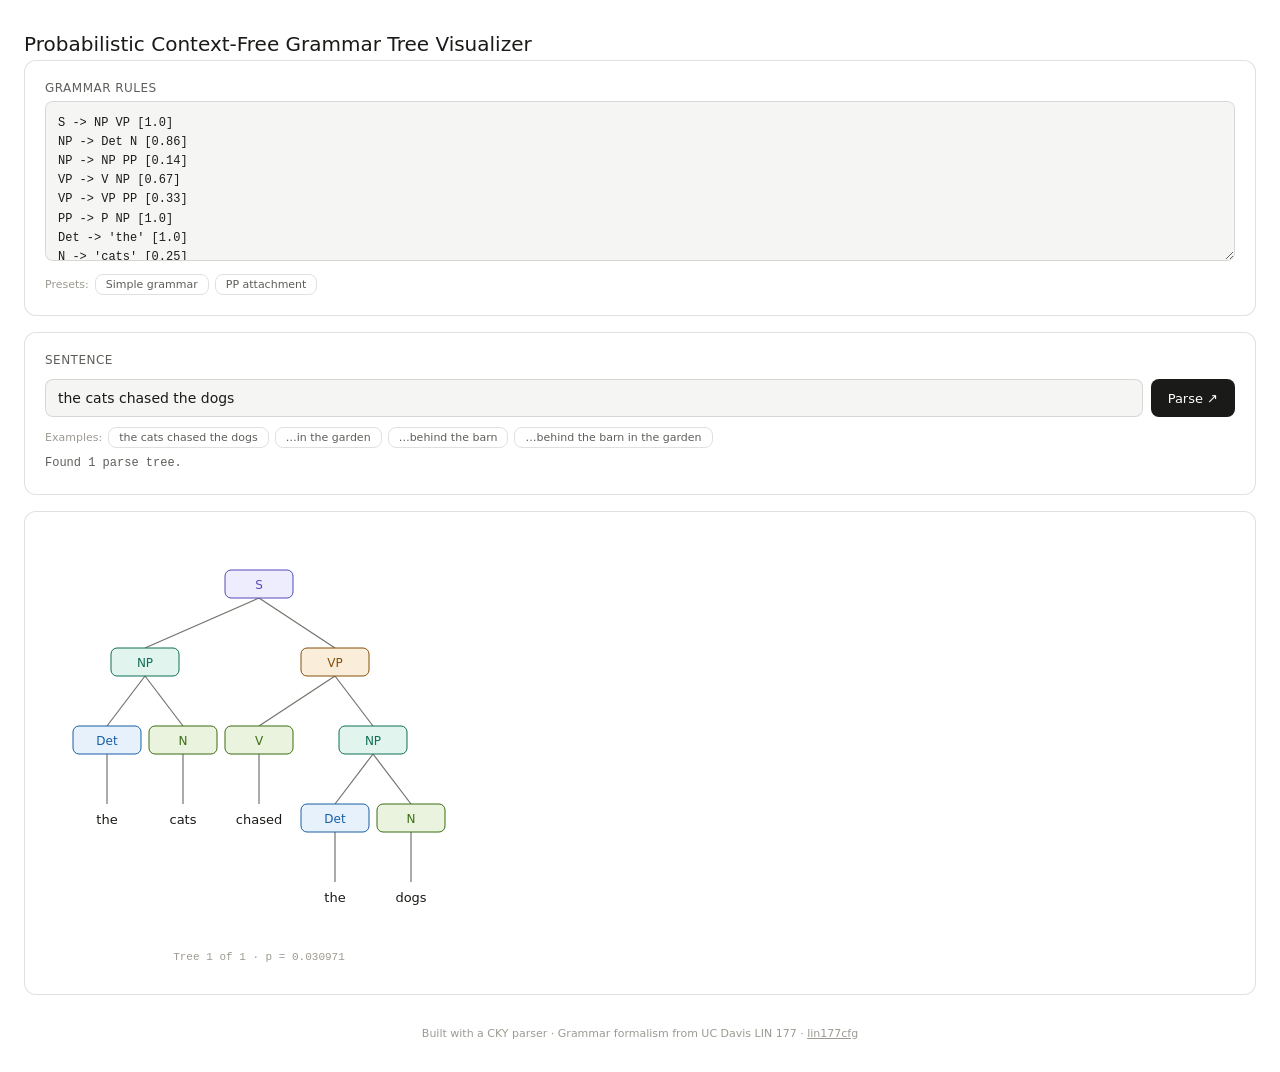
<file: pcfg-visualizer.html>
<!DOCTYPE html>
<html lang="en">
<head>
<meta charset="UTF-8">
<meta name="viewport" content="width=device-width, initial-scale=1.0">
<title>Probabilistic Context-Free Grammar Tree Visualizer</title>
<style>
  *, *::before, *::after { box-sizing: border-box; margin: 0; padding: 0; }

  :root {
    --bg: #ffffff;
    --bg2: #f5f5f3;
    --bg3: #ebebea;
    --text: #1a1a18;
    --text2: #5f5e5a;
    --text3: #9c9a92;
    --border: rgba(0,0,0,0.12);
    --border2: rgba(0,0,0,0.2);
    --radius: 8px;
    --radius-lg: 12px;
    --font: system-ui, -apple-system, sans-serif;
    --mono: ui-monospace, "SF Mono", "Cascadia Code", monospace;
  }
  @media (prefers-color-scheme: dark) {
    :root {
      --bg: #1e1e1c;
      --bg2: #27271f;
      --bg3: #2f2f2a;
      --text: #e8e6dc;
      --text2: #b0ae9f;
      --text3: #737068;
      --border: rgba(255,255,255,0.1);
      --border2: rgba(255,255,255,0.18);
    }
  }

  body {
    font-family: var(--font);
    background: var(--bg);
    color: var(--text);
    min-height: 100vh;
    padding: 2rem 1.5rem;
  }

  h1 {
    font-size: 1.25rem;
    font-weight: 500;
    margin-bottom: 0.25rem;
  }
  .subtitle {
    font-size: 0.8rem;
    color: var(--text3);
    margin-bottom: 1.5rem;
  }

  .card {
    background: var(--bg);
    border: 0.5px solid var(--border);
    border-radius: var(--radius-lg);
    padding: 1.25rem;
    margin-bottom: 1rem;
  }

  label {
    display: block;
    font-size: 0.75rem;
    color: var(--text2);
    margin-bottom: 0.35rem;
    font-weight: 500;
    text-transform: uppercase;
    letter-spacing: 0.04em;
  }

  textarea {
    width: 100%;
    min-height: 160px;
    font-family: var(--mono);
    font-size: 12px;
    line-height: 1.6;
    background: var(--bg2);
    color: var(--text);
    border: 0.5px solid var(--border);
    border-radius: var(--radius);
    padding: 0.75rem;
    resize: vertical;
    outline: none;
    transition: border-color 0.15s;
  }
  textarea:focus { border-color: var(--border2); }

  input[type="text"] {
    width: 100%;
    font-family: var(--font);
    font-size: 14px;
    background: var(--bg2);
    color: var(--text);
    border: 0.5px solid var(--border);
    border-radius: var(--radius);
    padding: 0 0.75rem;
    height: 38px;
    outline: none;
    transition: border-color 0.15s;
  }
  input[type="text"]:focus { border-color: var(--border2); }

  .row { display: flex; gap: 8px; margin-top: 0.75rem; }
  .row input { flex: 1; }

  button {
    font-family: var(--font);
    font-size: 13px;
    cursor: pointer;
    border-radius: var(--radius);
    border: 0.5px solid var(--border2);
    background: transparent;
    color: var(--text);
    padding: 0 1rem;
    height: 38px;
    transition: background 0.12s, transform 0.08s;
    white-space: nowrap;
  }
  button:hover { background: var(--bg2); }
  button:active { transform: scale(0.97); }
  button.primary {
    background: var(--text);
    color: var(--bg);
    border-color: transparent;
  }
  button.primary:hover { opacity: 0.88; }

  .chips { display: flex; flex-wrap: wrap; gap: 6px; margin-top: 0.6rem; }
  .chip {
    font-size: 11px;
    padding: 3px 10px;
    height: auto;
    color: var(--text2);
    border-color: var(--border);
  }
  .chip:hover { color: var(--text); }

  .nav-row {
    display: flex;
    align-items: center;
    gap: 10px;
    margin-bottom: 0.75rem;
  }
  .nav-row span {
    font-size: 12px;
    color: var(--text2);
    min-width: 100px;
    text-align: center;
  }
  .nav-row button { height: 30px; font-size: 12px; padding: 0 12px; }

  #status {
    font-size: 12px;
    color: var(--text2);
    min-height: 18px;
    margin-top: 0.5rem;
    font-family: var(--mono);
  }
  #status.error { color: #c0392b; }

  #tree-area {
    overflow-x: auto;
    padding: 0.5rem 0;
  }

  .grammar-presets { display: flex; gap: 6px; margin-top: 0.6rem; flex-wrap: wrap; }

  footer {
    margin-top: 2rem;
    font-size: 11px;
    color: var(--text3);
    text-align: center;
  }
  footer a { color: var(--text3); }
</style>
</head>
<body>

<h1>Probabilistic Context-Free Grammar Tree Visualizer</h1>

<div class="card">
  <label>Grammar Rules</label>
  <textarea id="grammar-area">S -> NP VP [1.0]
NP -> Det N [0.86]
NP -> NP PP [0.14]
VP -> V NP [0.67]
VP -> VP PP [0.33]
PP -> P NP [1.0]
Det -> 'the' [1.0]
N -> 'cats' [0.25]
N -> 'dogs' [0.25]
N -> 'garden' [0.25]
N -> 'barn' [0.25]
V -> 'chased' [1.0]
P -> 'in' [0.5]
P -> 'behind' [0.5]</textarea>
  <div class="grammar-presets">
    <span style="font-size:11px;color:var(--text3);align-self:center">Presets:</span>
    <button class="chip" onclick="setPreset('simple')">Simple grammar</button>
    <button class="chip" onclick="setPreset('pp')">PP attachment</button>
  </div>
</div>

<div class="card">
  <label>Sentence</label>
  <div class="row">
    <input id="sentence-input" type="text" placeholder="Type a sentence..." value="the cats chased the dogs" />
    <button class="primary" onclick="doParse()">Parse ↗</button>
  </div>
  <div class="chips">
    <span style="font-size:11px;color:var(--text3);align-self:center">Examples:</span>
    <button class="chip" onclick="setSentence('the cats chased the dogs')">the cats chased the dogs</button>
    <button class="chip" onclick="setSentence('the dogs chased the cats in the garden')">…in the garden</button>
    <button class="chip" onclick="setSentence('the dogs chased the cats in the garden behind the barn')">…behind the barn</button>
    <button class="chip" onclick="setSentence('the dogs chased the cats in the garden behind the barn in the garden')">…behind the barn in the garden</button>
  </div>
  <div id="status"></div>
</div>

<div class="card" id="output-card" style="display:none">
  <div class="nav-row" id="nav-row" style="display:none">
    <button onclick="prevTree()">← Prev</button>
    <span id="tree-counter"></span>
    <button onclick="nextTree()">Next →</button>
  </div>
  <div id="tree-area"></div>
</div>

<footer>
  Built with a CKY parser · Grammar formalism from UC Davis LIN 177 ·
  <a href="https://github.com/ucdaviscl/lin177cfg" target="_blank">lin177cfg</a>
</footer>

<script>
const PRESETS = {
  simple: {
    grammar: `S -> NP VP [1.00]
NP -> Pronoun [0.67]
NP -> Det N [0.33]
VP -> V [0.50]
VP -> V NP [0.50]
Pronoun -> 'they' [0.50]
Pronoun -> 'it' [0.50]
Det -> 'the' [1.00]
N -> 'dog' [1.00]
V -> 'like' [0.50]
V -> 'runs' [0.50]`,
    sentence: 'it runs'
  },
  pp: {
    grammar: `S -> NP VP [1.0]
NP -> Det N [0.86]
NP -> NP PP [0.14]
VP -> V NP [0.67]
VP -> VP PP [0.33]
PP -> P NP [1.0]
Det -> 'the' [1.0]
N -> 'cats' [0.25]
N -> 'dogs' [0.25]
N -> 'garden' [0.25]
N -> 'barn' [0.25]
V -> 'chased' [1.0]
P -> 'in' [0.5]
P -> 'behind' [0.5]`,
    sentence: 'the dogs chased the cats in the garden behind the barn'
  }
};

function setPreset(k) {
  document.getElementById('grammar-area').value = PRESETS[k].grammar;
  document.getElementById('sentence-input').value = PRESETS[k].sentence;
  clearOutput();
}
function setSentence(s) {
  document.getElementById('sentence-input').value = s;
  doParse();
}
function clearOutput() {
  document.getElementById('output-card').style.display = 'none';
  document.getElementById('tree-area').innerHTML = '';
  document.getElementById('status').textContent = '';
  document.getElementById('status').className = '';
}

// --- Grammar parser ---
function parseGrammar(text) {
  const rules = {};
  const lexicon = {};
  for (const line of text.split('\n')) {
    const trimmed = line.trim();
    if (!trimmed || trimmed.startsWith('#') || !trimmed.includes('->')) continue;
    const arrowIdx = trimmed.indexOf('->');
    const lhs = trimmed.slice(0, arrowIdx).trim();
    const rest = trimmed.slice(arrowIdx + 2).trim();
    const probMatch = rest.match(/\[([0-9.]+)\]\s*$/);
    const prob = probMatch ? parseFloat(probMatch[1]) : 1.0;
    const rhs = rest.replace(/\[[0-9.]+\]\s*$/, '').trim();
    const terms = rhs.split(/\s+/).filter(Boolean);
    if (terms.length === 1 && terms[0].startsWith("'")) {
      const word = terms[0].replace(/'/g, '').toLowerCase();
      if (!lexicon[word]) lexicon[word] = [];
      lexicon[word].push({ tag: lhs, prob });
    } else if (terms.length > 0) {
      if (!rules[lhs]) rules[lhs] = [];
      rules[lhs].push({ rhs: terms, prob });
    }
  }
  return { rules, lexicon };
}

// --- CKY parser returning ALL parses (up to MAX_TREES) ---
const MAX_TREES = 20;

function ckyParseAll(grammar, words) {
  const n = words.length;
  // table[i][j][sym] = array of { prob, back }
  const table = Array.from({length: n}, () =>
    Array.from({length: n}, () => ({}))
  );

  function addEntry(i, j, sym, prob, back) {
    if (!table[i][j][sym]) table[i][j][sym] = [];
    // Avoid exact duplicates
    table[i][j][sym].push({ prob, back });
  }

  // Lexical + unary on diagonal
  for (let i = 0; i < n; i++) {
    const w = words[i];
    const tags = grammar.lexicon[w] || [];
    for (const {tag, prob} of tags) {
      addEntry(i, i, tag, prob, { word: w });
    }
    // Unary rules over single words
    let added = true;
    const visited = new Set();
    while (added) {
      added = false;
      for (const [lhs, rhsList] of Object.entries(grammar.rules)) {
        for (const {rhs, prob} of rhsList) {
          if (rhs.length === 1 && table[i][i][rhs[0]]) {
            for (const childEntry of table[i][i][rhs[0]]) {
              const newProb = prob * childEntry.prob;
              const key = `${lhs}:${rhs[0]}:${newProb.toFixed(10)}`;
              if (!visited.has(key)) {
                visited.add(key);
                addEntry(i, i, lhs, newProb, { unary: rhs[0], left: i, right: i });
                added = true;
              }
            }
          }
        }
      }
    }
  }

  // Fill upper triangle
  for (let span = 2; span <= n; span++) {
    for (let i = 0; i <= n - span; i++) {
      const j = i + span - 1;
      for (let k = i; k < j; k++) {
        for (const [lhs, rhsList] of Object.entries(grammar.rules)) {
          for (const {rhs, prob} of rhsList) {
            if (rhs.length === 2) {
              const [B, C] = rhs;
              if (table[i][k][B] && table[k+1][j][C]) {
                for (const le of table[i][k][B]) {
                  for (const re of table[k+1][j][C]) {
                    addEntry(i, j, lhs, prob * le.prob * re.prob, { split: k, left: B, right: C, li: 0, ri: 0 });
                  }
                }
              }
            }
          }
        }
      }
      // Unary over spans
      let added = true;
      const visited = new Set();
      while (added) {
        added = false;
        for (const [lhs, rhsList] of Object.entries(grammar.rules)) {
          for (const {rhs, prob} of rhsList) {
            if (rhs.length === 1 && table[i][j][rhs[0]]) {
              for (const ce of table[i][j][rhs[0]]) {
                const newProb = prob * ce.prob;
                const key = `${lhs}:${rhs[0]}:${newProb.toFixed(10)}`;
                if (!visited.has(key)) {
                  visited.add(key);
                  addEntry(i, j, lhs, newProb, { unary: rhs[0], left: i, right: j });
                  added = true;
                }
              }
            }
          }
        }
      }
    }
  }
  return table;
}

// Build all trees from packed chart
function buildTrees(table, sym, i, j, limit) {
  if (!table[i][j][sym]) return [];
  const results = [];
  for (const entry of table[i][j][sym]) {
    if (results.length >= limit) break;
    const b = entry.back;
    if (b.word !== undefined) {
      results.push({ label: sym, prob: entry.prob, children: [{ label: b.word, children: [], isLeaf: true }] });
    } else if (b.unary !== undefined) {
      const childTrees = buildTrees(table, b.unary, b.left, b.right, limit);
      for (const ct of childTrees) {
        if (results.length >= limit) break;
        results.push({ label: sym, prob: entry.prob, children: [ct] });
      }
    } else if (b.split !== undefined) {
      const leftTrees = buildTrees(table, b.left, i, b.split, limit);
      const rightTrees = buildTrees(table, b.right, b.split+1, j, limit);
      for (const lt of leftTrees) {
        for (const rt of rightTrees) {
          if (results.length >= limit) break;
          results.push({ label: sym, prob: entry.prob, children: [lt, rt] });
        }
      }
    }
  }
  return results;
}

// --- Layout ---
const NODE_W = 68, NODE_H = 28, H_GAP = 8, V_GAP = 50;

function layoutTree(node) {
  if (!node.children.length) { node.width = NODE_W; return; }
  node.children.forEach(layoutTree);
  const totalW = node.children.reduce((s, c) => s + c.width, 0) + H_GAP * (node.children.length - 1);
  node.width = Math.max(NODE_W, totalW);
  let cx = 0;
  node.children.forEach(c => {
    c.xOffset = cx + c.width/2 - totalW/2;
    cx += c.width + H_GAP;
  });
}

function assignPos(node, x, y) {
  node.x = x; node.y = y;
  node.children.forEach(c => assignPos(c, x + c.xOffset, y + V_GAP + NODE_H));
}

const NODE_COLORS = {
  S:       { fill: '#EEEDFE', stroke: '#534AB7', text: '#534AB7' },
  NP:      { fill: '#E1F5EE', stroke: '#0F6E56', text: '#0F6E56' },
  VP:      { fill: '#FAEEDA', stroke: '#854F0B', text: '#854F0B' },
  PP:      { fill: '#FAECE7', stroke: '#993C1D', text: '#993C1D' },
  Det:     { fill: '#E6F1FB', stroke: '#185FA5', text: '#185FA5' },
  N:       { fill: '#EAF3DE', stroke: '#3B6D11', text: '#3B6D11' },
  V:       { fill: '#EAF3DE', stroke: '#3B6D11', text: '#3B6D11' },
  P:       { fill: '#EAF3DE', stroke: '#3B6D11', text: '#3B6D11' },
  Pronoun: { fill: '#E6F1FB', stroke: '#185FA5', text: '#185FA5' },
};
const DEFAULT_COLOR = { fill: '#F1EFE8', stroke: '#5F5E5A', text: '#5F5E5A' };

function renderTree(root, treeIndex, totalTrees) {
  layoutTree(root);
  assignPos(root, root.width / 2, 30);

  let minX = Infinity, maxX = -Infinity, maxY = -Infinity;
  function bounds(n) {
    minX = Math.min(minX, n.x - NODE_W/2);
    maxX = Math.max(maxX, n.x + NODE_W/2);
    maxY = Math.max(maxY, n.y + NODE_H);
    n.children.forEach(bounds);
  }
  bounds(root);

  const PAD = 28;
  const W = Math.max(maxX - minX + PAD*2, 300);
  const H = maxY + PAD + 28;
  const ox = PAD - minX;

  let linesSVG = '', nodesSVG = '';

  function draw(n) {
    const cx = n.x + ox;
    n.children.forEach(c => {
      const cCx = c.x + ox;
      linesSVG += `<line x1="${cx.toFixed(1)}" y1="${(n.y + NODE_H).toFixed(1)}" x2="${cCx.toFixed(1)}" y2="${c.y.toFixed(1)}" stroke="#73726c" stroke-width="1.2"/>`;
      draw(c);
    });
    if (n.isLeaf) {
      nodesSVG += `<text x="${cx.toFixed(1)}" y="${(n.y + NODE_H/2 + 1).toFixed(1)}" text-anchor="middle" dominant-baseline="central" font-size="13" fill="#1a1a18" font-family="system-ui,sans-serif">${escHtml(n.label)}</text>`;
    } else {
      const c = NODE_COLORS[n.label] || DEFAULT_COLOR;
      nodesSVG += `<rect x="${(cx - NODE_W/2).toFixed(1)}" y="${n.y.toFixed(1)}" width="${NODE_W}" height="${NODE_H}" rx="6" fill="${c.fill}" stroke="${c.stroke}" stroke-width="1"/>`;
      nodesSVG += `<text x="${cx.toFixed(1)}" y="${(n.y + NODE_H/2 + 1).toFixed(1)}" text-anchor="middle" dominant-baseline="central" font-size="12" font-weight="500" fill="${c.text}" font-family="system-ui,sans-serif">${escHtml(n.label)}</text>`;
    }
  }
  draw(root);

  const prob = root.prob;
  const probStr = prob === undefined ? '' : (prob < 0.001 ? prob.toExponential(3) : prob.toFixed(6));
  const caption = `Tree ${treeIndex + 1} of ${totalTrees}  ·  p = ${probStr}`;

  return `<svg width="${W}" height="${H}" viewBox="0 0 ${W} ${H}" style="display:block;max-width:100%;overflow:visible">
    ${linesSVG}${nodesSVG}
    <text x="${W/2}" y="${H - 6}" text-anchor="middle" font-size="11" fill="#9c9a92" font-family="ui-monospace,monospace">${caption}</text>
  </svg>`;
}

function escHtml(s) {
  return String(s).replace(/&/g,'&amp;').replace(/</g,'&lt;').replace(/>/g,'&gt;');
}

// --- State ---
let allTrees = [];
let currentTreeIdx = 0;

function showTree(idx) {
  currentTreeIdx = idx;
  const treeArea = document.getElementById('tree-area');
  const counter = document.getElementById('tree-counter');
  if (allTrees.length === 0) return;
  treeArea.innerHTML = renderTree(allTrees[idx], idx, allTrees.length);
  counter.textContent = `Tree ${idx + 1} / ${allTrees.length}`;
}

function prevTree() { if (currentTreeIdx > 0) showTree(currentTreeIdx - 1); }
function nextTree() { if (currentTreeIdx < allTrees.length - 1) showTree(currentTreeIdx + 1); }

function doParse() {
  const grammarText = document.getElementById('grammar-area').value;
  const sentence = document.getElementById('sentence-input').value.trim().toLowerCase();
  const statusEl = document.getElementById('status');
  const outputCard = document.getElementById('output-card');
  const navRow = document.getElementById('nav-row');

  statusEl.className = '';
  if (!sentence) { statusEl.textContent = 'Enter a sentence to parse.'; outputCard.style.display = 'none'; return; }

  let grammar;
  try { grammar = parseGrammar(grammarText); }
  catch(e) { statusEl.textContent = 'Grammar error: ' + e.message; statusEl.className = 'error'; return; }

  const words = sentence.split(/\s+/);
  const unknown = words.filter(w => !grammar.lexicon[w]);
  if (unknown.length) {
    statusEl.textContent = `Unknown word(s): ${unknown.join(', ')} — add lexical rules to grammar.`;
    statusEl.className = 'error';
    outputCard.style.display = 'none';
    return;
  }

  let table;
  try { table = ckyParseAll(grammar, words); }
  catch(e) { statusEl.textContent = 'Parse error: ' + e.message; statusEl.className = 'error'; return; }

  const n = words.length;
  if (!table[0][n-1]['S'] || table[0][n-1]['S'].length === 0) {
    statusEl.textContent = 'No parse found for this sentence with the current grammar.';
    statusEl.className = 'error';
    outputCard.style.display = 'none';
    return;
  }

  allTrees = buildTrees(table, 'S', 0, n-1, MAX_TREES);
  // Sort by probability descending
  allTrees.sort((a, b) => b.prob - a.prob);

  const foundCount = allTrees.length;
  statusEl.textContent = `Found ${foundCount} parse tree${foundCount > 1 ? 's' : ''}${foundCount >= MAX_TREES ? ' (showing top ' + MAX_TREES + ')' : ''}.`;

  outputCard.style.display = '';
  navRow.style.display = foundCount > 1 ? 'flex' : 'none';
  showTree(0);
}

document.getElementById('sentence-input').addEventListener('keydown', e => {
  if (e.key === 'Enter') doParse();
});
doParse();
</script>
</body>
</html>
</file>
